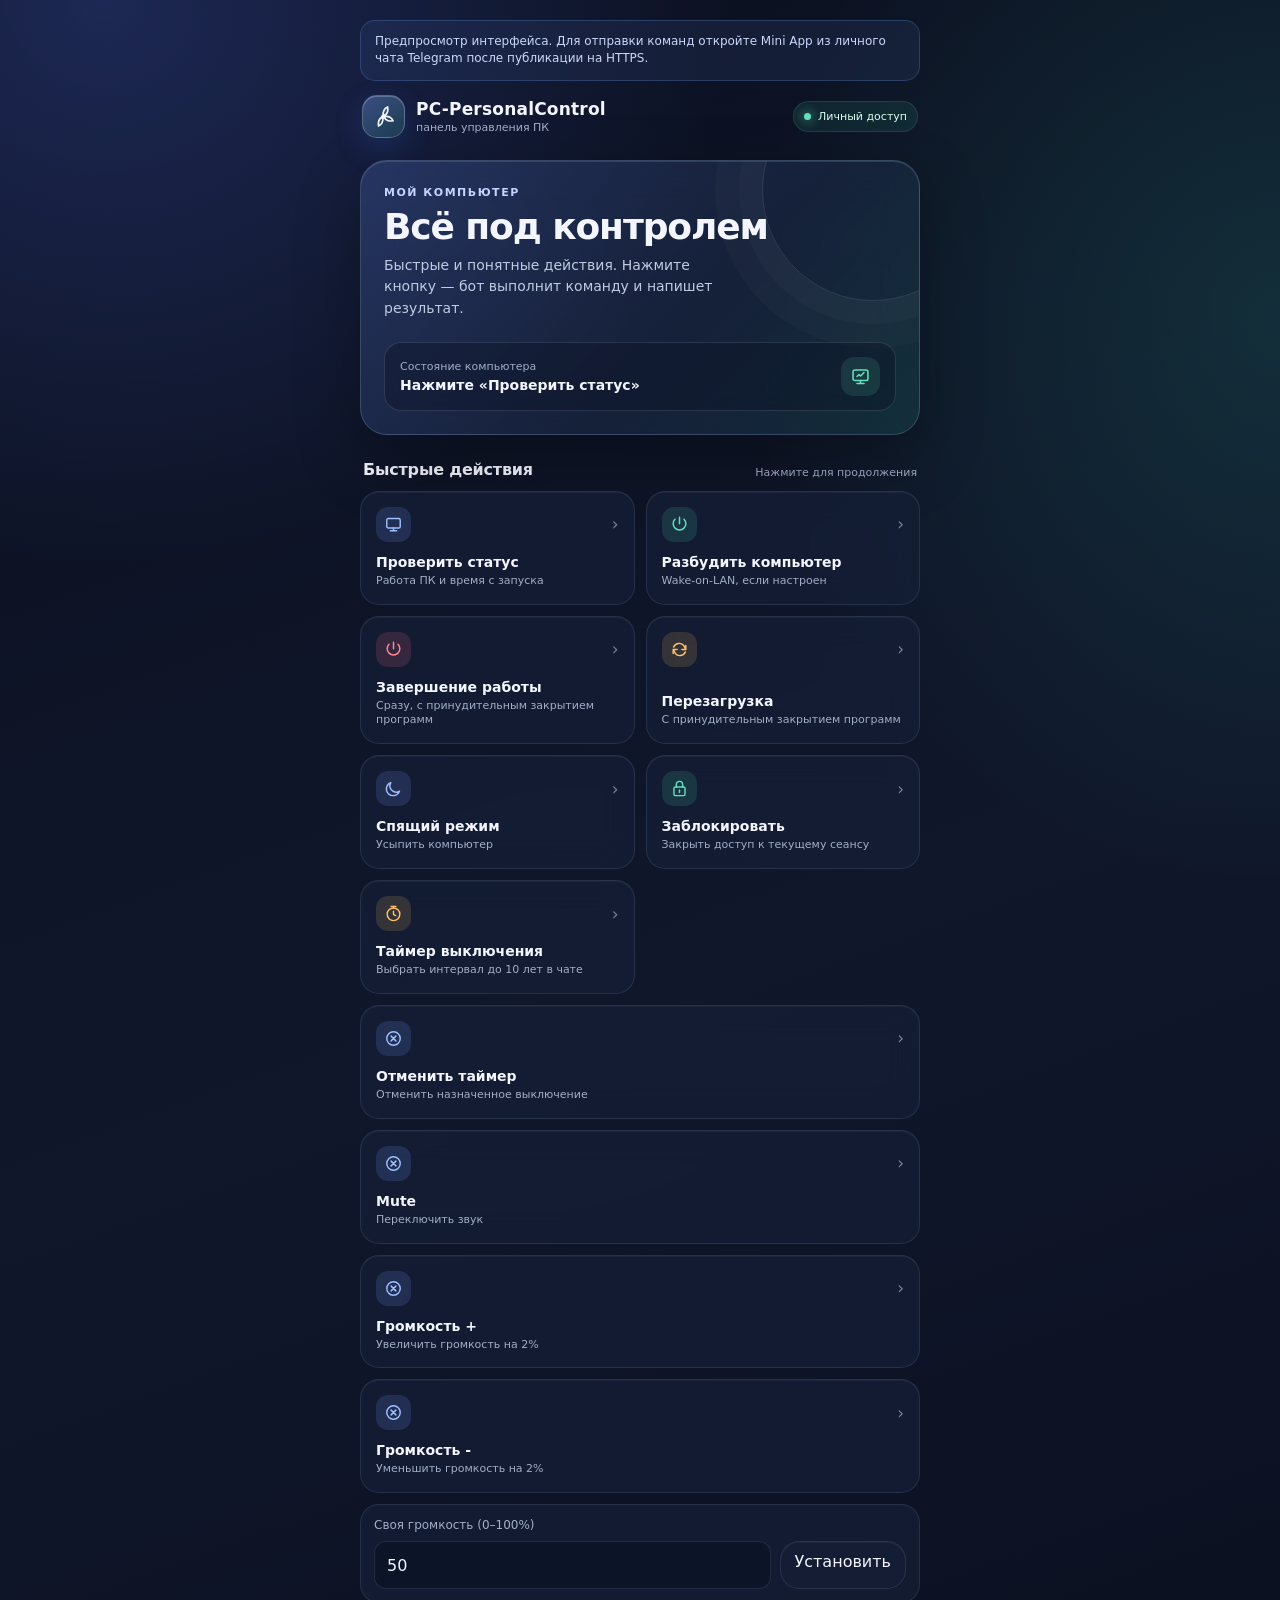
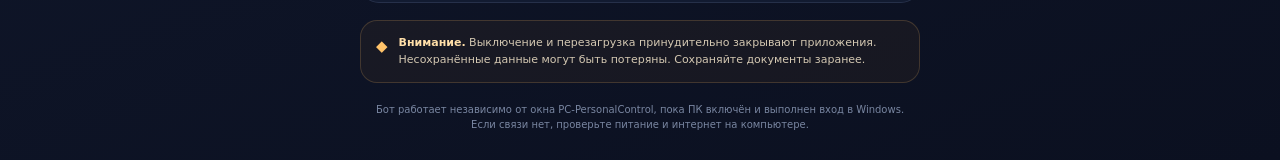
<file: desktop/web/index.html>
<!doctype html>
<html lang="ru">
<head>
  <meta charset="utf-8">
  <meta name="viewport" content="width=device-width, initial-scale=1, viewport-fit=cover">
  <meta name="theme-color" content="#0b1020">
  <meta name="description" content="Простая и безопасная панель управления PC-PersonalControl для Telegram.">
  <title>PC-PersonalControl — панель управления</title>
  <script src="https://telegram.org/js/telegram-web-app.js"></script>
  <style>
    :root {
      color-scheme: dark;
      --bg: #0b1020;
      --panel: rgba(22, 31, 54, .72);
      --line: rgba(178, 200, 255, .12);
      --text: #f3f6ff;
      --muted: #a2aec8;
      --blue: #77a8ff;
      --mint: #65e0bd;
      --amber: #ffc36a;
      --red: #ff8796;
      --safe-top: env(safe-area-inset-top, 0px);
      --safe-bottom: env(safe-area-inset-bottom, 0px);
      font-family: Inter, "Segoe UI", system-ui, -apple-system, sans-serif;
    }

    * { box-sizing: border-box; }

    body {
      min-height: 100vh;
      margin: 0;
      padding: calc(20px + var(--safe-top)) 18px calc(28px + var(--safe-bottom));
      color: var(--text);
      background:
        radial-gradient(70% 46% at 8% 0%, rgba(87, 119, 255, .23), transparent 70%),
        radial-gradient(58% 45% at 100% 18%, rgba(51, 220, 183, .13), transparent 72%),
        linear-gradient(160deg, #0b1020 0%, #10172b 55%, #0b1020 100%);
    }

    button { font: inherit; }

    .shell { width: min(100%, 560px); margin: 0 auto; }
    .topline { display: flex; align-items: center; justify-content: space-between; margin: 2px 2px 22px; }
    .brand { display: flex; align-items: center; gap: 11px; }
    .brand-mark {
      display: grid; width: 43px; height: 43px; place-items: center;
      border: 1px solid rgba(255,255,255,.22); border-radius: 15px;
      background: linear-gradient(145deg, rgba(126,165,255,.36), rgba(64,224,193,.17));
      box-shadow: 0 10px 30px rgba(61, 113, 255, .2), inset 0 1px rgba(255,255,255,.22);
    }
    .brand-mark svg { width: 25px; height: 25px; }
    .brand-name { font-size: 17px; font-weight: 750; letter-spacing: .2px; }
    .brand-caption { margin-top: 2px; color: var(--muted); font-size: 11px; }
    .connection {
      display: inline-flex; align-items: center; gap: 7px; padding: 8px 10px;
      border: 1px solid var(--line); border-radius: 999px; color: #d8ffef;
      background: rgba(38, 138, 113, .16); font-size: 11px; white-space: nowrap;
    }
    .dot { width: 7px; height: 7px; border-radius: 50%; background: var(--mint); box-shadow: 0 0 12px var(--mint); }

    .hero {
      position: relative; overflow: hidden; padding: 25px 23px 23px;
      border: 1px solid rgba(190, 207, 255, .2); border-radius: 27px;
      background: linear-gradient(135deg, rgba(73, 100, 175, .35), rgba(28, 43, 73, .58) 58%, rgba(33, 119, 112, .22));
      box-shadow: 0 24px 65px rgba(0, 0, 0, .28), inset 0 1px rgba(255,255,255,.12);
      backdrop-filter: blur(22px);
    }
    .hero::after {
      position: absolute; top: -82px; right: -65px; width: 220px; height: 220px;
      border: 1px solid rgba(218,235,255,.12); border-radius: 50%;
      box-shadow: 0 0 0 23px rgba(218,235,255,.025), 0 0 0 47px rgba(218,235,255,.02);
      content: "";
    }
    .eyebrow { color: #c4d4ff; font-size: 11px; font-weight: 700; letter-spacing: 1.5px; text-transform: uppercase; }
    h1 { position: relative; z-index: 1; margin: 9px 0 8px; font-size: clamp(26px, 7vw, 36px); line-height: 1.08; letter-spacing: -1.1px; }
    .hero-copy { position: relative; z-index: 1; max-width: 360px; margin: 0; color: #c0cbe1; font-size: 14px; line-height: 1.55; }
    .status-card {
      position: relative; z-index: 1; display: flex; align-items: center; justify-content: space-between;
      gap: 12px; margin-top: 22px; padding: 14px 15px;
      border: 1px solid rgba(220,230,255,.13); border-radius: 17px;
      background: rgba(9, 16, 33, .34);
    }
    .status-label { color: var(--muted); font-size: 11px; }
    .status-value { margin-top: 4px; font-size: 14px; font-weight: 650; }
    .status-icon { display: grid; flex: 0 0 auto; width: 39px; height: 39px; place-items: center; border-radius: 13px; background: rgba(103, 224, 190, .12); color: var(--mint); }
    .status-icon svg { width: 21px; height: 21px; }

    .section-head { display: flex; align-items: end; justify-content: space-between; margin: 25px 3px 12px; }
    h2 { margin: 0; font-size: 16px; letter-spacing: -.2px; }
    .section-hint { color: var(--muted); font-size: 11px; }
    .action-grid { display: grid; grid-template-columns: repeat(2, minmax(0, 1fr)); gap: 11px; }
    .action {
      min-height: 104px; display: flex; flex-direction: column; align-items: flex-start; justify-content: space-between;
      padding: 15px; border: 1px solid var(--line); border-radius: 19px; color: var(--text);
      text-align: left; cursor: pointer; background: var(--panel);
      box-shadow: inset 0 1px rgba(255,255,255,.045); backdrop-filter: blur(16px);
      transition: transform .16s ease, border-color .16s ease, background .16s ease;
      -webkit-tap-highlight-color: transparent;
    }
    .action:active { transform: scale(.98); }
    .action:focus-visible { outline: 2px solid var(--blue); outline-offset: 3px; }
    .action:hover { border-color: rgba(150, 184, 255, .38); background: rgba(39, 51, 80, .86); }
    .action[disabled] { opacity: .46; cursor: not-allowed; }
    .action-top { display: flex; width: 100%; align-items: center; justify-content: space-between; }
    .action-icon { display: grid; width: 35px; height: 35px; place-items: center; border-radius: 12px; }
    .action-icon svg { width: 19px; height: 19px; }
    .action-arrow { color: #74829f; font-size: 17px; }
    .action-title { margin-top: 12px; font-size: 14px; font-weight: 680; }
    .action-desc { margin-top: 4px; color: var(--muted); font-size: 11px; line-height: 1.35; }
    .action-title, .action-desc { display: block; }
    .volume-custom {
      grid-column: 1 / -1; display: grid; grid-template-columns: minmax(0, 1fr) auto;
      align-items: end; gap: 9px; padding: 13px; border: 1px solid var(--line);
      border-radius: 19px; background: var(--panel);
    }
    .volume-custom label { grid-column: 1 / -1; color: var(--muted); font-size: 12px; }
    .volume-custom input {
      min-width: 0; width: 100%; height: 48px; padding: 0 12px;
      border: 1px solid var(--line); border-radius: 12px;
      color: var(--text); background: rgba(9, 16, 33, .55); font: inherit;
    }
    .volume-custom .action { min-height: 48px; padding: 10px 14px; }
    .blue .action-icon { color: #9fc0ff; background: rgba(113, 157, 255, .16); }
    .mint .action-icon { color: var(--mint); background: rgba(74, 208, 171, .14); }
    .amber .action-icon { color: var(--amber); background: rgba(255, 190, 87, .14); }
    .red .action-icon { color: var(--red); background: rgba(255, 111, 135, .14); }

    .note {
      display: flex; align-items: flex-start; gap: 11px; margin-top: 17px; padding: 14px 15px;
      border: 1px solid rgba(255, 195, 106, .18); border-radius: 17px;
      color: #d4c8b2; background: rgba(105, 75, 31, .13); font-size: 11px; line-height: 1.5;
    }
    .note-icon { flex: 0 0 auto; color: var(--amber); font-size: 15px; }
    .note strong { color: #ffdfa9; }
    .footer { padding: 19px 7px 0; color: #7986a1; text-align: center; font-size: 10px; line-height: 1.5; }
    .preview-banner {
      display: none; margin: 0 0 14px; padding: 12px 14px; border: 1px solid rgba(119,168,255,.22);
      border-radius: 15px; color: #c9d8fa; background: rgba(62,93,155,.16); font-size: 12px; line-height: 1.45;
    }
    .preview .preview-banner { display: block; }
    .toast {
      position: fixed; z-index: 5; right: 18px; bottom: calc(18px + var(--safe-bottom)); left: 18px;
      width: min(420px, calc(100% - 36px)); margin: auto; padding: 13px 16px;
      border: 1px solid rgba(207,223,255,.17); border-radius: 15px; color: var(--text);
      background: rgba(28, 39, 64, .94); box-shadow: 0 15px 45px rgba(0,0,0,.35);
      font-size: 13px; text-align: center; opacity: 0; transform: translateY(12px); pointer-events: none;
      transition: opacity .2s ease, transform .2s ease;
    }
    .toast.show { opacity: 1; transform: translateY(0); }
    @media (max-width: 360px) {
      body { padding-right: 13px; padding-left: 13px; }
      .connection { padding: 7px 8px; font-size: 10px; }
      .hero { padding: 21px 18px; }
      .action { min-height: 110px; padding: 13px; }
    }
    @media (prefers-reduced-motion: reduce) { *, *::before, *::after { scroll-behavior: auto !important; transition-duration: .01ms !important; } }
  </style>
</head>
<body>
  <main class="shell">
    <div class="preview-banner" id="previewBanner">
      Предпросмотр интерфейса. Для отправки команд откройте Mini App из личного чата Telegram после публикации на HTTPS.
    </div>

    <header class="topline">
      <div class="brand">
        <div class="brand-mark" aria-hidden="true">
          <svg viewBox="0 0 32 32" fill="none"><path d="M15.9 14.5c-1.2-4.9 1.8-9.4 5.3-10.6 1.2 4.7-.7 9.7-4.5 11.3M17.5 16.1c4.9-1.2 9.4 1.8 10.6 5.3-4.7 1.2-9.7-.7-11.3-4.5M15 17.5c1.2 4.9-1.8 9.4-5.3 10.6-1.2-4.7.7-9.7 4.5-11.3" stroke="currentColor" stroke-width="2.2" stroke-linecap="round"/><circle cx="16" cy="16" r="3" fill="currentColor"/></svg>
        </div>
        <div><div class="brand-name">PC-PersonalControl</div><div class="brand-caption">панель управления ПК</div></div>
      </div>
      <div class="connection"><span class="dot"></span><span>Личный доступ</span></div>
    </header>

    <section class="hero" aria-labelledby="title">
      <div class="eyebrow">Мой компьютер</div>
      <h1 id="title">Всё под контролем</h1>
      <p class="hero-copy">Быстрые и понятные действия. Нажмите кнопку — бот выполнит команду и напишет результат.</p>
      <div class="status-card">
        <div><div class="status-label">Состояние компьютера</div><div class="status-value" id="statusValue">Нажмите «Проверить статус»</div></div>
        <div class="status-icon" aria-hidden="true">
          <svg viewBox="0 0 24 24" fill="none"><rect x="3.5" y="4.5" width="17" height="12" rx="2" stroke="currentColor" stroke-width="1.8"/><path d="M8 20h8m-4-3.5V20m-4-8 2.3-2.3 1.8 1.8 3.9-4" stroke="currentColor" stroke-width="1.8" stroke-linecap="round" stroke-linejoin="round"/></svg>
        </div>
      </div>
    </section>

    <div class="section-head"><h2>Быстрые действия</h2><span class="section-hint">Нажмите для продолжения</span></div>
    <section class="action-grid" aria-label="Управление компьютером">
      <button class="action blue" type="button" data-action="status">
        <span class="action-top"><span class="action-icon"><svg viewBox="0 0 24 24" fill="none"><rect x="3.5" y="4.5" width="17" height="12" rx="2" stroke="currentColor" stroke-width="1.8"/><path d="M8 20h8m-4-3.5V20" stroke="currentColor" stroke-width="1.8" stroke-linecap="round"/></svg></span><span class="action-arrow">›</span></span>
        <span><span class="action-title">Проверить статус</span><span class="action-desc">Работа ПК и время с запуска</span></span>
      </button>
      <button class="action mint" type="button" data-action="wake">
        <span class="action-top"><span class="action-icon"><svg viewBox="0 0 24 24" fill="none"><path d="M12 3v8m5.7-5.7a8 8 0 1 1-11.4 0" stroke="currentColor" stroke-width="1.9" stroke-linecap="round"/></svg></span><span class="action-arrow">›</span></span>
        <span><span class="action-title">Разбудить компьютер</span><span class="action-desc">Wake-on-LAN, если настроен</span></span>
      </button>
      <button class="action red" type="button" data-action="shutdown">
        <span class="action-top"><span class="action-icon"><svg viewBox="0 0 24 24" fill="none"><path d="M12 3v8m5.7-5.7a8 8 0 1 1-11.4 0" stroke="currentColor" stroke-width="1.9" stroke-linecap="round"/></svg></span><span class="action-arrow">›</span></span>
        <span><span class="action-title">Завершение работы</span><span class="action-desc">Сразу, с принудительным закрытием программ</span></span>
      </button>
      <button class="action amber" type="button" data-action="restart">
        <span class="action-top"><span class="action-icon"><svg viewBox="0 0 24 24" fill="none"><path d="M20 7v5h-5M4.6 9a7.5 7.5 0 0 1 12.7-2L20 12M4 17v-5h5m10.4 3a7.5 7.5 0 0 1-12.7 2L4 12" stroke="currentColor" stroke-width="1.8" stroke-linecap="round" stroke-linejoin="round"/></svg></span><span class="action-arrow">›</span></span>
        <span><span class="action-title">Перезагрузка</span><span class="action-desc">С принудительным закрытием программ</span></span>
      </button>
      <button class="action blue" type="button" data-action="sleep">
        <span class="action-top"><span class="action-icon"><svg viewBox="0 0 24 24" fill="none"><path d="M19.5 15.4A8 8 0 0 1 8.6 4.5 8.5 8.5 0 1 0 19.5 15.4Z" stroke="currentColor" stroke-width="1.8" stroke-linejoin="round"/></svg></span><span class="action-arrow">›</span></span>
        <span><span class="action-title">Спящий режим</span><span class="action-desc">Усыпить компьютер</span></span>
      </button>
      <button class="action mint" type="button" data-action="lock">
        <span class="action-top"><span class="action-icon"><svg viewBox="0 0 24 24" fill="none"><rect x="5" y="10" width="14" height="11" rx="2" stroke="currentColor" stroke-width="1.8"/><path d="M8 10V7a4 4 0 1 1 8 0v3m-4 4v3" stroke="currentColor" stroke-width="1.8" stroke-linecap="round"/></svg></span><span class="action-arrow">›</span></span>
        <span><span class="action-title">Заблокировать</span><span class="action-desc">Закрыть доступ к текущему сеансу</span></span>
      </button>
      <button class="action amber" type="button" data-action="timer">
        <span class="action-top"><span class="action-icon"><svg viewBox="0 0 24 24" fill="none"><circle cx="12" cy="13" r="8" stroke="currentColor" stroke-width="1.8"/><path d="M12 9v4l2.7 1.6M9 3h6m-3 0v2" stroke="currentColor" stroke-width="1.8" stroke-linecap="round" stroke-linejoin="round"/></svg></span><span class="action-arrow">›</span></span>
        <span><span class="action-title">Таймер выключения</span><span class="action-desc">Выбрать интервал до 10 лет в чате</span></span>
      </button>
      <button class="action blue" type="button" data-action="cancel" style="grid-column: 1 / -1; min-height: 82px;">
        <span class="action-top"><span class="action-icon"><svg viewBox="0 0 24 24" fill="none"><circle cx="12" cy="12" r="8.5" stroke="currentColor" stroke-width="1.8"/><path d="M9 9l6 6m0-6-6 6" stroke="currentColor" stroke-width="1.8" stroke-linecap="round"/></svg></span><span class="action-arrow">›</span></span>
        <span><span class="action-title">Отменить таймер</span><span class="action-desc">Отменить назначенное выключение</span></span>
      </button>
      <button class="action blue" type="button" data-action="mute" style="grid-column: 1 / -1; min-height: 82px;">
        <span class="action-top"><span class="action-icon"><svg viewBox="0 0 24 24" fill="none"><circle cx="12" cy="12" r="8.5" stroke="currentColor" stroke-width="1.8"/><path d="M9 9l6 6m0-6-6 6" stroke="currentColor" stroke-width="1.8" stroke-linecap="round"/></svg></span><span class="action-arrow">›</span></span>
        <span><span class="action-title">Mute</span><span class="action-desc">Переключить звук</span></span>
      </button>
      <button class="action blue" type="button" data-action="volume_up" style="grid-column: 1 / -1; min-height: 82px;">
        <span class="action-top"><span class="action-icon"><svg viewBox="0 0 24 24" fill="none"><circle cx="12" cy="12" r="8.5" stroke="currentColor" stroke-width="1.8"/><path d="M9 9l6 6m0-6-6 6" stroke="currentColor" stroke-width="1.8" stroke-linecap="round"/></svg></span><span class="action-arrow">›</span></span>
        <span><span class="action-title">Громкость +</span><span class="action-desc">Увеличить громкость на 2%</span></span>
      </button>
      <button class="action blue" type="button" data-action="volume_down" style="grid-column: 1 / -1; min-height: 82px;">
        <span class="action-top"><span class="action-icon"><svg viewBox="0 0 24 24" fill="none"><circle cx="12" cy="12" r="8.5" stroke="currentColor" stroke-width="1.8"/><path d="M9 9l6 6m0-6-6 6" stroke="currentColor" stroke-width="1.8" stroke-linecap="round"/></svg></span><span class="action-arrow">›</span></span>
        <span><span class="action-title">Громкость -</span><span class="action-desc">Уменьшить громкость на 2%</span></span>
      </button>
      <div class="volume-custom">
        <label for="volumeValue">Своя громкость (0–100%)</label>
        <input id="volumeValue" type="number" min="0" max="100" step="1" value="50" required inputmode="numeric">
        <button class="action blue" type="button" data-action="volume_set">Установить</button>
      </div>
    </section>

    <aside class="note">
      <span class="note-icon" aria-hidden="true">◆</span>
      <span><strong>Внимание.</strong> Выключение и перезагрузка принудительно закрывают приложения. Несохранённые данные могут быть потеряны. Сохраняйте документы заранее.</span>
    </aside>
    <footer class="footer">Бот работает независимо от окна PC-PersonalControl, пока ПК включён и выполнен вход в Windows.<br>Если связи нет, проверьте питание и интернет на компьютере.</footer>
  </main>
  <div class="toast" id="toast" role="status" aria-live="polite"></div>

  <script>
    (function () {
      "use strict";
      var app = window.Telegram && window.Telegram.WebApp;
      var toast = document.getElementById("toast");
      var statusValue = document.getElementById("statusValue");
      var toastTimer;

      function notify(message) {
        toast.textContent = message;
        toast.classList.add("show");
        window.clearTimeout(toastTimer);
        toastTimer = window.setTimeout(function () { toast.classList.remove("show"); }, 2800);
      }

      if (app && app.platform && app.platform !== "unknown" && typeof app.sendData === "function") {
        document.documentElement.classList.add("telegram");
        app.ready();
        app.expand();
        if (app.themeParams && app.themeParams.bg_color) {
          document.documentElement.style.setProperty("--tg-bg", app.themeParams.bg_color);
        }
      } else {
        document.documentElement.classList.add("preview");
      }

      Array.prototype.forEach.call(document.querySelectorAll("[data-action]"), function (button) {
        button.addEventListener("click", function () {
          var action = button.getAttribute("data-action");
          if (!app || !app.platform || app.platform === "unknown" || typeof app.sendData !== "function") {
            notify("Команды доступны при запуске панели из Telegram после публикации на HTTPS.");
            return;
          }
          if (action === "status") {
            statusValue.textContent = "Запрос отправлен боту…";
          }
          try {
            var payload = { action: action };
            if (action === "volume_set") {
              var volumeInput = document.getElementById("volumeValue");
              var volume = volumeInput.valueAsNumber;
              if (!Number.isInteger(volume) || volume < 0 || volume > 100) {
                notify("Укажите целое значение громкости от 0 до 100.");
                volumeInput.focus();
                return;
              }
              payload.value = volume;
            }
            app.sendData(JSON.stringify(payload));
            notify(action === "status" ? "Запрос статуса отправлен в чат." : action === "timer" ? "Напишите длительность таймера в чате с ботом." : "Запрос отправлен боту.");
            window.setTimeout(function () { app.close(); }, 450);
          } catch (error) {
            statusValue.textContent = action === "status" ? "Статус пока не получен" : statusValue.textContent;
            notify("Не удалось отправить запрос. Проверьте чат с ботом.");
          }
        });
      });
    }());
  </script>
</body>
</html>
</file>
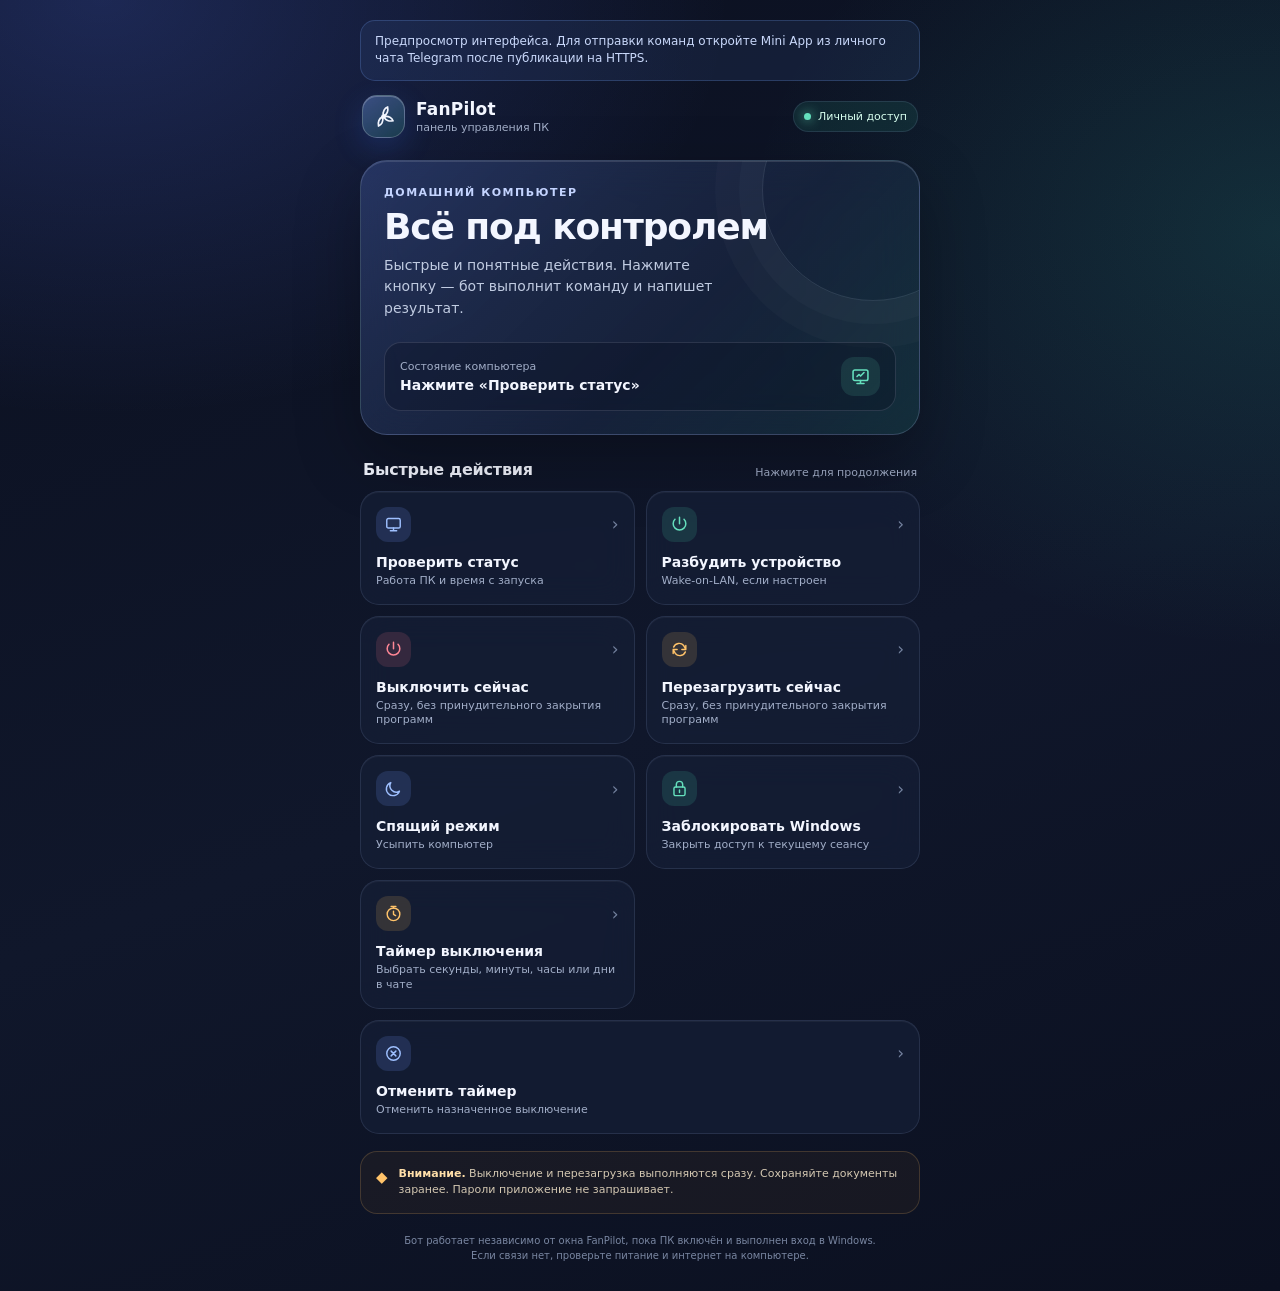
<file: cloud/server/web/app.html>
<!doctype html>
<html lang="ru">
<head>
  <meta charset="utf-8">
  <meta name="viewport" content="width=device-width, initial-scale=1, viewport-fit=cover">
  <meta name="theme-color" content="#0b1020">
  <meta name="description" content="Простая и безопасная панель управления FanPilot для Telegram.">
  <title>FanPilot — панель управления</title>
  <script src="https://telegram.org/js/telegram-web-app.js"></script>
  <style>
    :root {
      color-scheme: dark;
      --bg: #0b1020;
      --panel: rgba(22, 31, 54, .72);
      --line: rgba(178, 200, 255, .12);
      --text: #f3f6ff;
      --muted: #a2aec8;
      --blue: #77a8ff;
      --mint: #65e0bd;
      --amber: #ffc36a;
      --red: #ff8796;
      --safe-top: env(safe-area-inset-top, 0px);
      --safe-bottom: env(safe-area-inset-bottom, 0px);
      font-family: Inter, "Segoe UI", system-ui, -apple-system, sans-serif;
    }

    * { box-sizing: border-box; }

    body {
      min-height: 100vh;
      margin: 0;
      padding: calc(20px + var(--safe-top)) 18px calc(28px + var(--safe-bottom));
      color: var(--text);
      background:
        radial-gradient(70% 46% at 8% 0%, rgba(87, 119, 255, .23), transparent 70%),
        radial-gradient(58% 45% at 100% 18%, rgba(51, 220, 183, .13), transparent 72%),
        linear-gradient(160deg, #0b1020 0%, #10172b 55%, #0b1020 100%);
    }

    button { font: inherit; }

    .shell { width: min(100%, 560px); margin: 0 auto; }
    .topline { display: flex; align-items: center; justify-content: space-between; margin: 2px 2px 22px; }
    .brand { display: flex; align-items: center; gap: 11px; }
    .brand-mark {
      display: grid; width: 43px; height: 43px; place-items: center;
      border: 1px solid rgba(255,255,255,.22); border-radius: 15px;
      background: linear-gradient(145deg, rgba(126,165,255,.36), rgba(64,224,193,.17));
      box-shadow: 0 10px 30px rgba(61, 113, 255, .2), inset 0 1px rgba(255,255,255,.22);
    }
    .brand-mark svg { width: 25px; height: 25px; }
    .brand-name { font-size: 17px; font-weight: 750; letter-spacing: .2px; }
    .brand-caption { margin-top: 2px; color: var(--muted); font-size: 11px; }
    .connection {
      display: inline-flex; align-items: center; gap: 7px; padding: 8px 10px;
      border: 1px solid var(--line); border-radius: 999px; color: #d8ffef;
      background: rgba(38, 138, 113, .16); font-size: 11px; white-space: nowrap;
    }
    .dot { width: 7px; height: 7px; border-radius: 50%; background: var(--mint); box-shadow: 0 0 12px var(--mint); }

    .hero {
      position: relative; overflow: hidden; padding: 25px 23px 23px;
      border: 1px solid rgba(190, 207, 255, .2); border-radius: 27px;
      background: linear-gradient(135deg, rgba(73, 100, 175, .35), rgba(28, 43, 73, .58) 58%, rgba(33, 119, 112, .22));
      box-shadow: 0 24px 65px rgba(0, 0, 0, .28), inset 0 1px rgba(255,255,255,.12);
      backdrop-filter: blur(22px);
    }
    .hero::after {
      position: absolute; top: -82px; right: -65px; width: 220px; height: 220px;
      border: 1px solid rgba(218,235,255,.12); border-radius: 50%;
      box-shadow: 0 0 0 23px rgba(218,235,255,.025), 0 0 0 47px rgba(218,235,255,.02);
      content: "";
    }
    .eyebrow { color: #c4d4ff; font-size: 11px; font-weight: 700; letter-spacing: 1.5px; text-transform: uppercase; }
    h1 { position: relative; z-index: 1; margin: 9px 0 8px; font-size: clamp(26px, 7vw, 36px); line-height: 1.08; letter-spacing: -1.1px; }
    .hero-copy { position: relative; z-index: 1; max-width: 360px; margin: 0; color: #c0cbe1; font-size: 14px; line-height: 1.55; }
    .status-card {
      position: relative; z-index: 1; display: flex; align-items: center; justify-content: space-between;
      gap: 12px; margin-top: 22px; padding: 14px 15px;
      border: 1px solid rgba(220,230,255,.13); border-radius: 17px;
      background: rgba(9, 16, 33, .34);
    }
    .status-label { color: var(--muted); font-size: 11px; }
    .status-value { margin-top: 4px; font-size: 14px; font-weight: 650; }
    .status-icon { display: grid; flex: 0 0 auto; width: 39px; height: 39px; place-items: center; border-radius: 13px; background: rgba(103, 224, 190, .12); color: var(--mint); }
    .status-icon svg { width: 21px; height: 21px; }

    .section-head { display: flex; align-items: end; justify-content: space-between; margin: 25px 3px 12px; }
    h2 { margin: 0; font-size: 16px; letter-spacing: -.2px; }
    .section-hint { color: var(--muted); font-size: 11px; }
    .action-grid { display: grid; grid-template-columns: repeat(2, minmax(0, 1fr)); gap: 11px; }
    .action {
      min-height: 104px; display: flex; flex-direction: column; align-items: flex-start; justify-content: space-between;
      padding: 15px; border: 1px solid var(--line); border-radius: 19px; color: var(--text);
      text-align: left; cursor: pointer; background: var(--panel);
      box-shadow: inset 0 1px rgba(255,255,255,.045); backdrop-filter: blur(16px);
      transition: transform .16s ease, border-color .16s ease, background .16s ease;
      -webkit-tap-highlight-color: transparent;
    }
    .action:active { transform: scale(.98); }
    .action:focus-visible { outline: 2px solid var(--blue); outline-offset: 3px; }
    .action:hover { border-color: rgba(150, 184, 255, .38); background: rgba(39, 51, 80, .86); }
    .action[disabled] { opacity: .46; cursor: not-allowed; }
    .action-top { display: flex; width: 100%; align-items: center; justify-content: space-between; }
    .action-icon { display: grid; width: 35px; height: 35px; place-items: center; border-radius: 12px; }
    .action-icon svg { width: 19px; height: 19px; }
    .action-arrow { color: #74829f; font-size: 17px; }
    .action-title { margin-top: 12px; font-size: 14px; font-weight: 680; }
    .action-desc { margin-top: 4px; color: var(--muted); font-size: 11px; line-height: 1.35; }
    .action-title, .action-desc { display: block; }
    .blue .action-icon { color: #9fc0ff; background: rgba(113, 157, 255, .16); }
    .mint .action-icon { color: var(--mint); background: rgba(74, 208, 171, .14); }
    .amber .action-icon { color: var(--amber); background: rgba(255, 190, 87, .14); }
    .red .action-icon { color: var(--red); background: rgba(255, 111, 135, .14); }

    .note {
      display: flex; align-items: flex-start; gap: 11px; margin-top: 17px; padding: 14px 15px;
      border: 1px solid rgba(255, 195, 106, .18); border-radius: 17px;
      color: #d4c8b2; background: rgba(105, 75, 31, .13); font-size: 11px; line-height: 1.5;
    }
    .note-icon { flex: 0 0 auto; color: var(--amber); font-size: 15px; }
    .note strong { color: #ffdfa9; }
    .footer { padding: 19px 7px 0; color: #7986a1; text-align: center; font-size: 10px; line-height: 1.5; }
    .preview-banner {
      display: none; margin: 0 0 14px; padding: 12px 14px; border: 1px solid rgba(119,168,255,.22);
      border-radius: 15px; color: #c9d8fa; background: rgba(62,93,155,.16); font-size: 12px; line-height: 1.45;
    }
    .preview .preview-banner { display: block; }
    .toast {
      position: fixed; z-index: 5; right: 18px; bottom: calc(18px + var(--safe-bottom)); left: 18px;
      width: min(420px, calc(100% - 36px)); margin: auto; padding: 13px 16px;
      border: 1px solid rgba(207,223,255,.17); border-radius: 15px; color: var(--text);
      background: rgba(28, 39, 64, .94); box-shadow: 0 15px 45px rgba(0,0,0,.35);
      font-size: 13px; text-align: center; opacity: 0; transform: translateY(12px); pointer-events: none;
      transition: opacity .2s ease, transform .2s ease;
    }
    .toast.show { opacity: 1; transform: translateY(0); }
    @media (max-width: 360px) {
      body { padding-right: 13px; padding-left: 13px; }
      .connection { padding: 7px 8px; font-size: 10px; }
      .hero { padding: 21px 18px; }
      .action { min-height: 110px; padding: 13px; }
    }
    @media (prefers-reduced-motion: reduce) { *, *::before, *::after { scroll-behavior: auto !important; transition-duration: .01ms !important; } }
  </style>
</head>
<body>
  <main class="shell">
    <div class="preview-banner" id="previewBanner">
      Предпросмотр интерфейса. Для отправки команд откройте Mini App из личного чата Telegram после публикации на HTTPS.
    </div>

    <header class="topline">
      <div class="brand">
        <div class="brand-mark" aria-hidden="true">
          <svg viewBox="0 0 32 32" fill="none"><path d="M15.9 14.5c-1.2-4.9 1.8-9.4 5.3-10.6 1.2 4.7-.7 9.7-4.5 11.3M17.5 16.1c4.9-1.2 9.4 1.8 10.6 5.3-4.7 1.2-9.7-.7-11.3-4.5M15 17.5c1.2 4.9-1.8 9.4-5.3 10.6-1.2-4.7.7-9.7 4.5-11.3" stroke="currentColor" stroke-width="2.2" stroke-linecap="round"/><circle cx="16" cy="16" r="3" fill="currentColor"/></svg>
        </div>
        <div><div class="brand-name">FanPilot</div><div class="brand-caption">панель управления ПК</div></div>
      </div>
      <div class="connection"><span class="dot"></span><span>Личный доступ</span></div>
    </header>

    <section class="hero" aria-labelledby="title">
      <div class="eyebrow">Домашний компьютер</div>
      <h1 id="title">Всё под контролем</h1>
      <p class="hero-copy">Быстрые и понятные действия. Нажмите кнопку — бот выполнит команду и напишет результат.</p>
      <div class="status-card">
        <div><div class="status-label">Состояние компьютера</div><div class="status-value" id="statusValue">Нажмите «Проверить статус»</div></div>
        <div class="status-icon" aria-hidden="true">
          <svg viewBox="0 0 24 24" fill="none"><rect x="3.5" y="4.5" width="17" height="12" rx="2" stroke="currentColor" stroke-width="1.8"/><path d="M8 20h8m-4-3.5V20m-4-8 2.3-2.3 1.8 1.8 3.9-4" stroke="currentColor" stroke-width="1.8" stroke-linecap="round" stroke-linejoin="round"/></svg>
        </div>
      </div>
    </section>

    <div class="section-head"><h2>Быстрые действия</h2><span class="section-hint">Нажмите для продолжения</span></div>
    <section class="action-grid" aria-label="Управление компьютером">
      <button class="action blue" type="button" data-action="status">
        <span class="action-top"><span class="action-icon"><svg viewBox="0 0 24 24" fill="none"><rect x="3.5" y="4.5" width="17" height="12" rx="2" stroke="currentColor" stroke-width="1.8"/><path d="M8 20h8m-4-3.5V20" stroke="currentColor" stroke-width="1.8" stroke-linecap="round"/></svg></span><span class="action-arrow">›</span></span>
        <span><span class="action-title">Проверить статус</span><span class="action-desc">Работа ПК и время с запуска</span></span>
      </button>
      <button class="action mint" type="button" data-action="wake">
        <span class="action-top"><span class="action-icon"><svg viewBox="0 0 24 24" fill="none"><path d="M12 3v8m5.7-5.7a8 8 0 1 1-11.4 0" stroke="currentColor" stroke-width="1.9" stroke-linecap="round"/></svg></span><span class="action-arrow">›</span></span>
        <span><span class="action-title">Разбудить устройство</span><span class="action-desc">Wake-on-LAN, если настроен</span></span>
      </button>
      <button class="action red" type="button" data-action="shutdown">
        <span class="action-top"><span class="action-icon"><svg viewBox="0 0 24 24" fill="none"><path d="M12 3v8m5.7-5.7a8 8 0 1 1-11.4 0" stroke="currentColor" stroke-width="1.9" stroke-linecap="round"/></svg></span><span class="action-arrow">›</span></span>
        <span><span class="action-title">Выключить сейчас</span><span class="action-desc">Сразу, без принудительного закрытия программ</span></span>
      </button>
      <button class="action amber" type="button" data-action="restart">
        <span class="action-top"><span class="action-icon"><svg viewBox="0 0 24 24" fill="none"><path d="M20 7v5h-5M4.6 9a7.5 7.5 0 0 1 12.7-2L20 12M4 17v-5h5m10.4 3a7.5 7.5 0 0 1-12.7 2L4 12" stroke="currentColor" stroke-width="1.8" stroke-linecap="round" stroke-linejoin="round"/></svg></span><span class="action-arrow">›</span></span>
        <span><span class="action-title">Перезагрузить сейчас</span><span class="action-desc">Сразу, без принудительного закрытия программ</span></span>
      </button>
      <button class="action blue" type="button" data-action="sleep">
        <span class="action-top"><span class="action-icon"><svg viewBox="0 0 24 24" fill="none"><path d="M19.5 15.4A8 8 0 0 1 8.6 4.5 8.5 8.5 0 1 0 19.5 15.4Z" stroke="currentColor" stroke-width="1.8" stroke-linejoin="round"/></svg></span><span class="action-arrow">›</span></span>
        <span><span class="action-title">Спящий режим</span><span class="action-desc">Усыпить компьютер</span></span>
      </button>
      <button class="action mint" type="button" data-action="lock">
        <span class="action-top"><span class="action-icon"><svg viewBox="0 0 24 24" fill="none"><rect x="5" y="10" width="14" height="11" rx="2" stroke="currentColor" stroke-width="1.8"/><path d="M8 10V7a4 4 0 1 1 8 0v3m-4 4v3" stroke="currentColor" stroke-width="1.8" stroke-linecap="round"/></svg></span><span class="action-arrow">›</span></span>
        <span><span class="action-title">Заблокировать Windows</span><span class="action-desc">Закрыть доступ к текущему сеансу</span></span>
      </button>
      <button class="action amber" type="button" data-action="timer">
        <span class="action-top"><span class="action-icon"><svg viewBox="0 0 24 24" fill="none"><circle cx="12" cy="13" r="8" stroke="currentColor" stroke-width="1.8"/><path d="M12 9v4l2.7 1.6M9 3h6m-3 0v2" stroke="currentColor" stroke-width="1.8" stroke-linecap="round" stroke-linejoin="round"/></svg></span><span class="action-arrow">›</span></span>
        <span><span class="action-title">Таймер выключения</span><span class="action-desc">Выбрать секунды, минуты, часы или дни в чате</span></span>
      </button>
      <button class="action blue" type="button" data-action="cancel" style="grid-column: 1 / -1; min-height: 82px;">
        <span class="action-top"><span class="action-icon"><svg viewBox="0 0 24 24" fill="none"><circle cx="12" cy="12" r="8.5" stroke="currentColor" stroke-width="1.8"/><path d="M9 9l6 6m0-6-6 6" stroke="currentColor" stroke-width="1.8" stroke-linecap="round"/></svg></span><span class="action-arrow">›</span></span>
        <span><span class="action-title">Отменить таймер</span><span class="action-desc">Отменить назначенное выключение</span></span>
      </button>
    </section>

    <aside class="note">
      <span class="note-icon" aria-hidden="true">◆</span>
      <span><strong>Внимание.</strong> Выключение и перезагрузка выполняются сразу. Сохраняйте документы заранее. Пароли приложение не запрашивает.</span>
    </aside>
    <footer class="footer">Бот работает независимо от окна FanPilot, пока ПК включён и выполнен вход в Windows.<br>Если связи нет, проверьте питание и интернет на компьютере.</footer>
  </main>
  <div class="toast" id="toast" role="status" aria-live="polite"></div>

  <script>
    (function () {
      "use strict";
      var app = window.Telegram && window.Telegram.WebApp;
      var toast = document.getElementById("toast");
      var statusValue = document.getElementById("statusValue");
      var toastTimer;

      function notify(message) {
        toast.textContent = message;
        toast.classList.add("show");
        window.clearTimeout(toastTimer);
        toastTimer = window.setTimeout(function () { toast.classList.remove("show"); }, 2800);
      }

      if (app && app.platform && app.platform !== "unknown" && typeof app.sendData === "function") {
        document.documentElement.classList.add("telegram");
        app.ready();
        app.expand();
        if (app.themeParams && app.themeParams.bg_color) {
          document.documentElement.style.setProperty("--tg-bg", app.themeParams.bg_color);
        }
      } else {
        document.documentElement.classList.add("preview");
      }

      Array.prototype.forEach.call(document.querySelectorAll("[data-action]"), function (button) {
        button.addEventListener("click", function () {
          var action = button.getAttribute("data-action");
          if (!app || !app.platform || app.platform === "unknown" || typeof app.sendData !== "function") {
            notify("Команды доступны при запуске панели из Telegram после публикации на HTTPS.");
            return;
          }
          if (action === "status") {
            statusValue.textContent = "Запрос отправлен боту…";
          }
          try {
            app.sendData(JSON.stringify({ action: action }));
            notify(action === "status" ? "Запрос статуса отправлен в чат." : action === "timer" ? "Напишите длительность таймера в чате с ботом." : "Запрос отправлен боту.");
            window.setTimeout(function () { app.close(); }, 450);
          } catch (error) {
            statusValue.textContent = action === "status" ? "Статус пока не получен" : statusValue.textContent;
            notify("Не удалось отправить запрос. Проверьте чат с ботом.");
          }
        });
      });
    }());
  </script>
</body>
</html>
</file>
